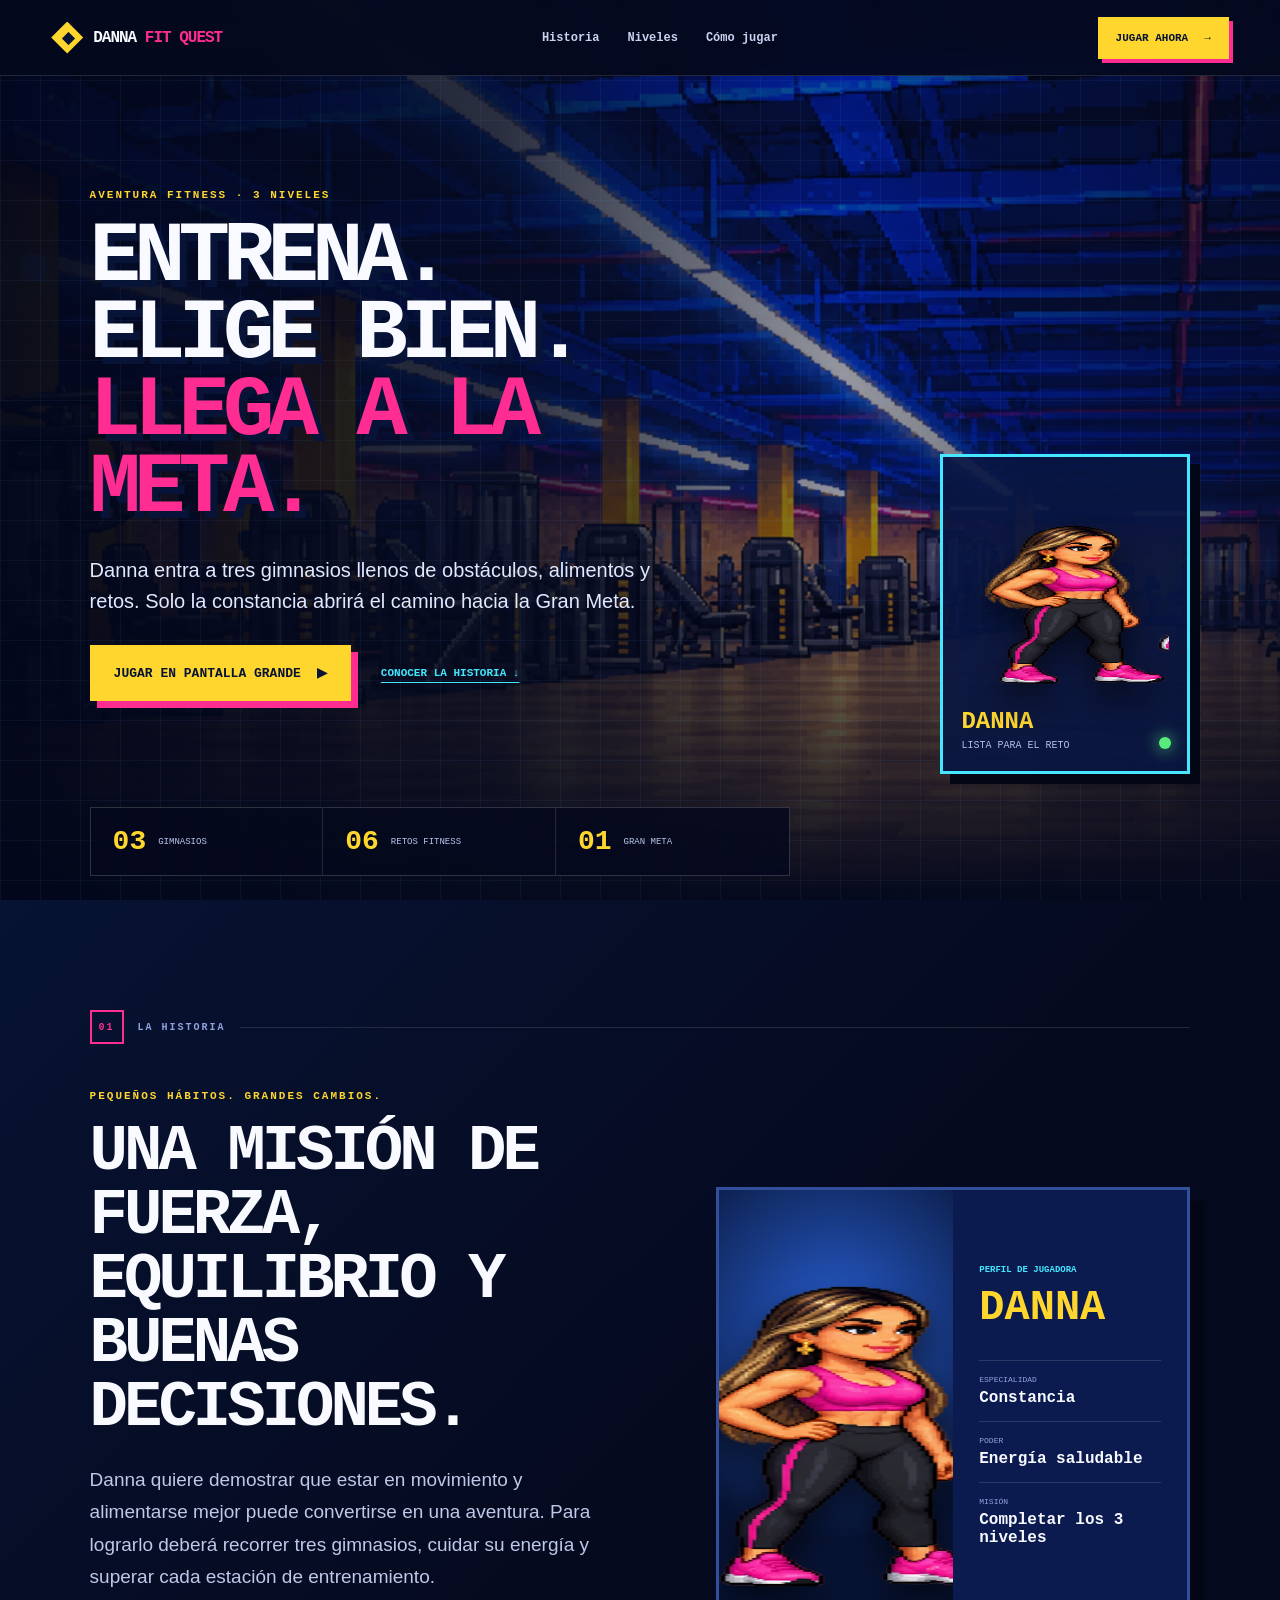
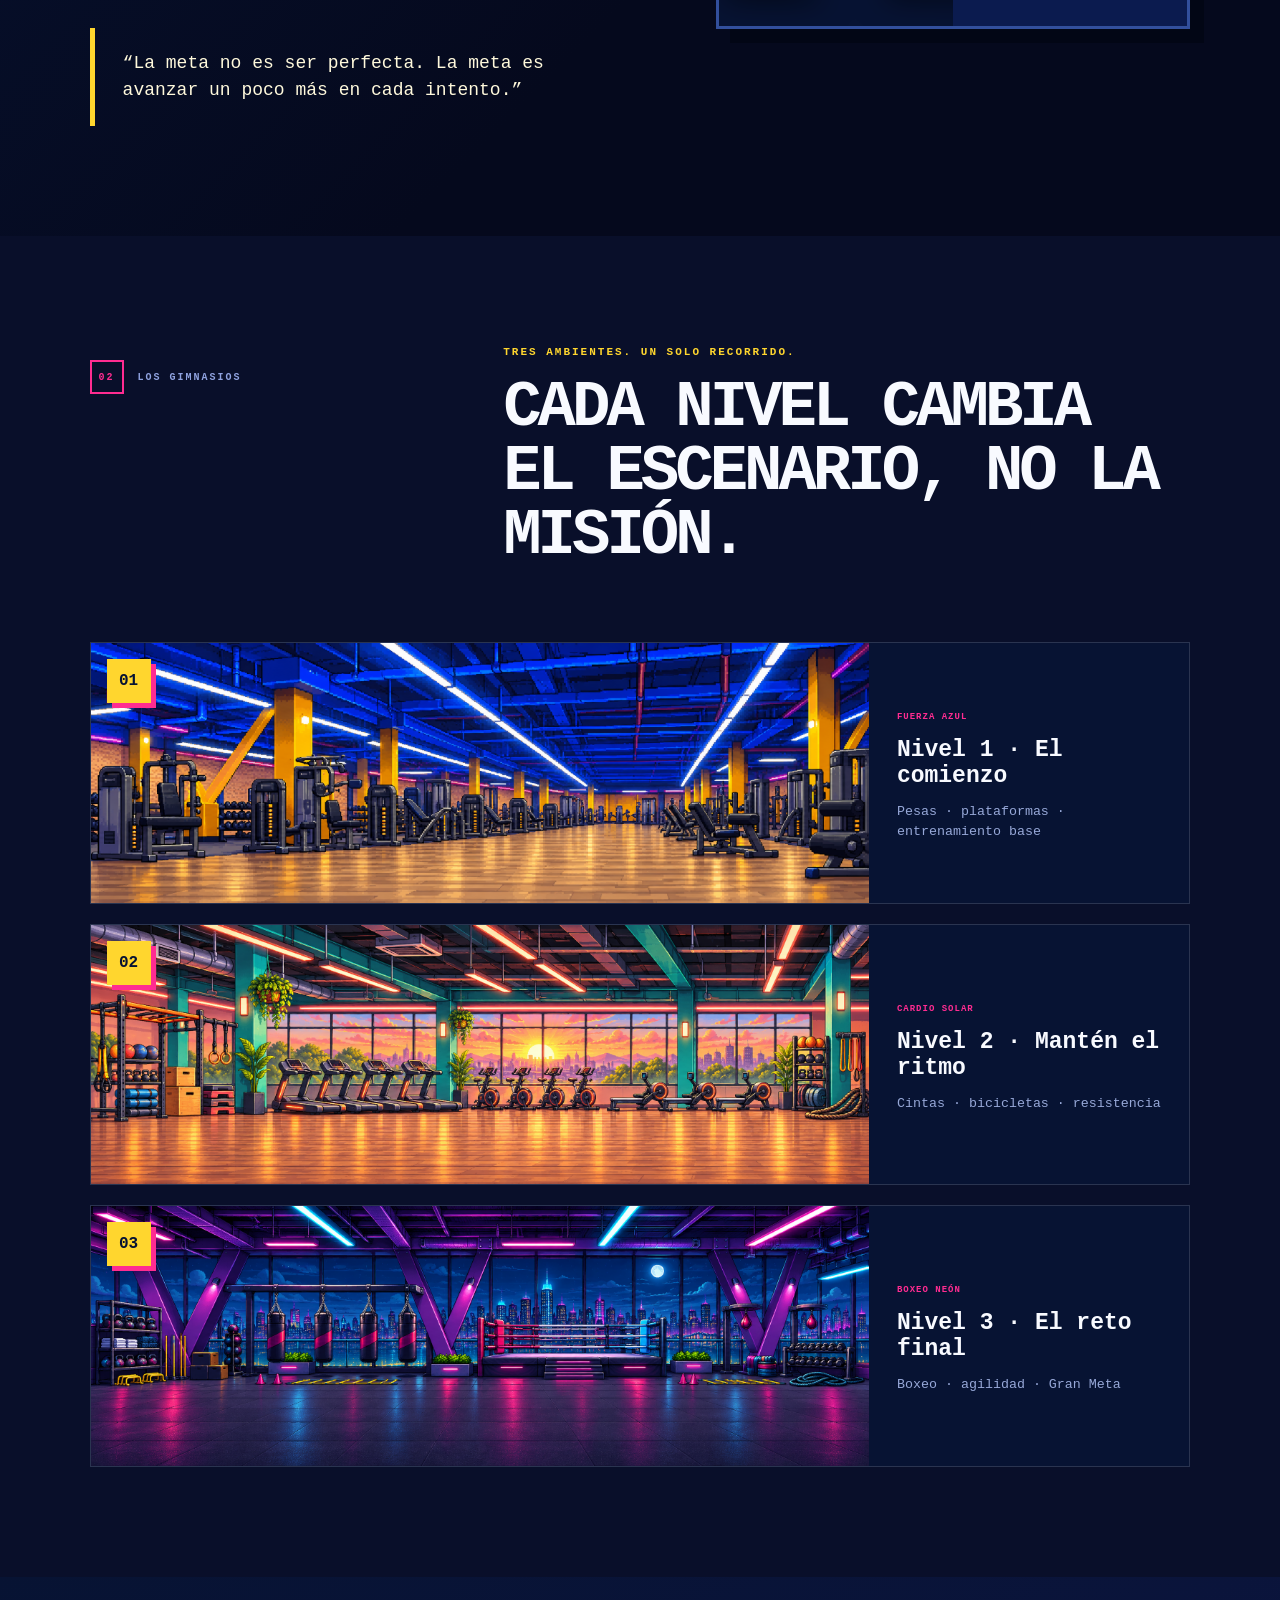
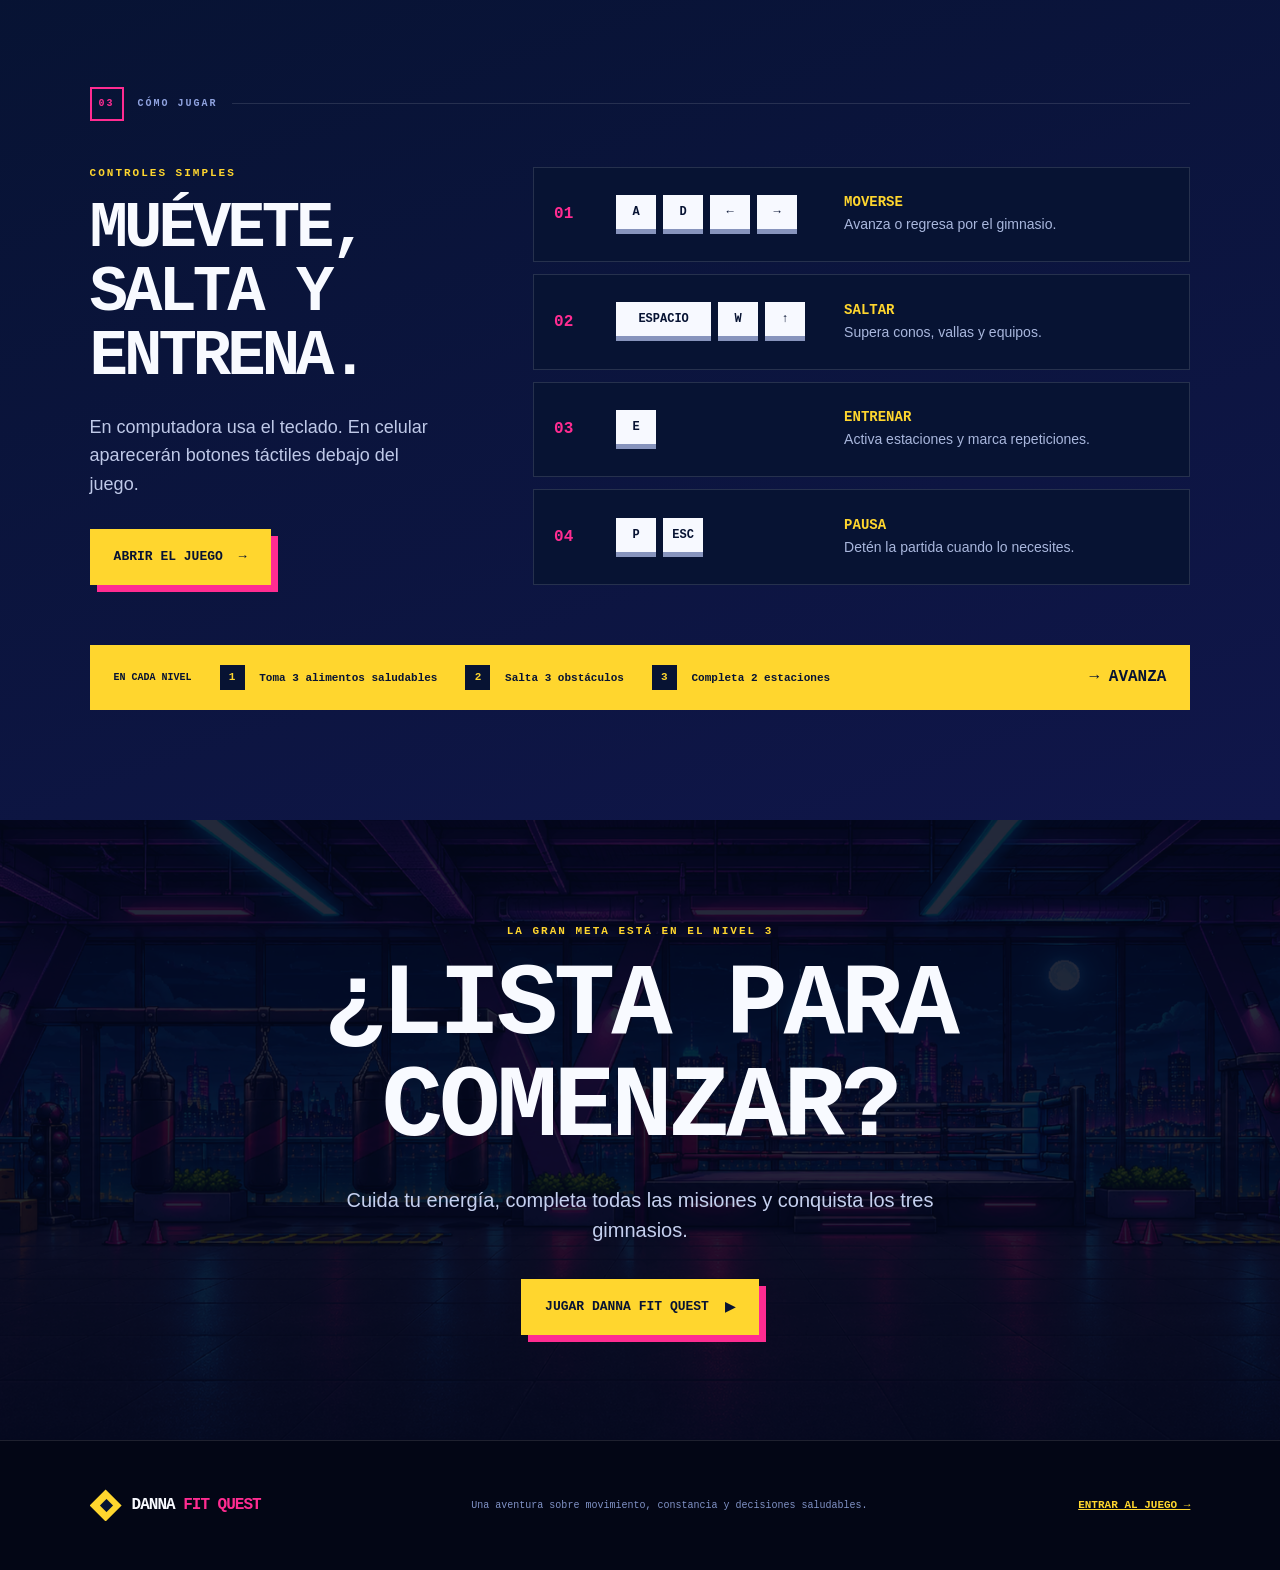
<file: index.html>
<!doctype html>
<html lang="es">
<head>
  <meta charset="utf-8">
  <meta name="viewport" content="width=device-width,initial-scale=1">
  <meta name="theme-color" content="#07122f">
  <meta name="description" content="Conoce la historia de Danna Fit Quest y juega una aventura saludable de tres niveles.">
  <title>Danna Fit Quest · Aventura saludable</title>
  <link rel="preload" href="assets/gym-pixel-bg.png" as="image">
  <link rel="stylesheet" href="landing.css">
</head>
<body>
  <header class="site-header">
    <a class="logo" href="#inicio" aria-label="Danna Fit Quest, inicio">
      <span class="logo-mark">◆</span>
      <span>DANNA <b>FIT QUEST</b></span>
    </a>
    <nav aria-label="Navegación principal">
      <a href="#historia">Historia</a>
      <a href="#niveles">Niveles</a>
      <a href="#como-jugar">Cómo jugar</a>
    </nav>
    <a class="button button-small" href="juego.html">JUGAR AHORA <span>→</span></a>
  </header>

  <main>
    <section class="hero" id="inicio">
      <img class="hero-bg" src="assets/gym-pixel-bg.png" alt="" width="2172" height="724" fetchpriority="high">
      <div class="hero-shade"></div>
      <div class="hero-copy">
        <p class="eyebrow">AVENTURA FITNESS · 3 NIVELES</p>
        <h1>Entrena.<br>Elige bien.<br><span>Llega a la meta.</span></h1>
        <p>Danna entra a tres gimnasios llenos de obstáculos, alimentos y retos. Solo la constancia abrirá el camino hacia la Gran Meta.</p>
        <div class="hero-actions">
          <a class="button" href="juego.html">JUGAR EN PANTALLA GRANDE <span>▶</span></a>
          <a class="text-link" href="#historia">CONOCER LA HISTORIA ↓</a>
        </div>
      </div>
      <div class="hero-player" aria-label="Danna, protagonista del juego">
        <div class="sprite-profile" role="img" aria-label="Danna con ropa deportiva"></div>
        <span class="status-dot"></span>
        <p><b>DANNA</b><small>LISTA PARA EL RETO</small></p>
      </div>
      <div class="hero-stats" aria-label="Características">
        <div><strong>03</strong><span>GIMNASIOS</span></div>
        <div><strong>06</strong><span>RETOS FITNESS</span></div>
        <div><strong>01</strong><span>GRAN META</span></div>
      </div>
    </section>

    <section class="story section" id="historia">
      <div class="section-label"><span>01</span> LA HISTORIA</div>
      <div class="story-grid">
        <div class="story-copy">
          <p class="eyebrow">PEQUEÑOS HÁBITOS. GRANDES CAMBIOS.</p>
          <h2>Una misión de fuerza, equilibrio y buenas decisiones.</h2>
          <p>Danna quiere demostrar que estar en movimiento y alimentarse mejor puede convertirse en una aventura. Para lograrlo deberá recorrer tres gimnasios, cuidar su energía y superar cada estación de entrenamiento.</p>
          <blockquote>“La meta no es ser perfecta. La meta es avanzar un poco más en cada intento.”</blockquote>
        </div>
        <div class="profile-card">
          <div class="profile-visual">
            <div class="sprite-profile large" role="img" aria-label="Perfil de Danna, la protagonista"></div>
          </div>
          <div class="profile-info">
            <p>PERFIL DE JUGADORA</p>
            <h3>DANNA</h3>
            <dl>
              <div><dt>ESPECIALIDAD</dt><dd>Constancia</dd></div>
              <div><dt>PODER</dt><dd>Energía saludable</dd></div>
              <div><dt>MISIÓN</dt><dd>Completar los 3 niveles</dd></div>
            </dl>
          </div>
        </div>
      </div>
    </section>

    <section class="levels section" id="niveles">
      <div class="section-heading">
        <div class="section-label"><span>02</span> LOS GIMNASIOS</div>
        <div>
          <p class="eyebrow">TRES AMBIENTES. UN SOLO RECORRIDO.</p>
          <h2>Cada nivel cambia el escenario, no la misión.</h2>
        </div>
      </div>
      <div class="level-gallery">
        <article class="level-card">
          <div class="level-image"><img src="assets/gym-pixel-bg.png" alt="Gimnasio de pesas azul y amarillo del nivel 1" width="2172" height="724" loading="lazy"><span>01</span></div>
          <div class="level-copy"><p>FUERZA AZUL</p><h3>Nivel 1 · El comienzo</h3><small>Pesas · plataformas · entrenamiento base</small></div>
        </article>
        <article class="level-card">
          <div class="level-image"><img src="assets/gym-cardio-sunrise.png" alt="Gimnasio de cardio al amanecer del nivel 2" width="2172" height="724" loading="lazy"><span>02</span></div>
          <div class="level-copy"><p>CARDIO SOLAR</p><h3>Nivel 2 · Mantén el ritmo</h3><small>Cintas · bicicletas · resistencia</small></div>
        </article>
        <article class="level-card">
          <div class="level-image"><img src="assets/gym-boxing-night.png" alt="Gimnasio de boxeo nocturno del nivel 3" width="2172" height="724" loading="lazy"><span>03</span></div>
          <div class="level-copy"><p>BOXEO NEÓN</p><h3>Nivel 3 · El reto final</h3><small>Boxeo · agilidad · Gran Meta</small></div>
        </article>
      </div>
    </section>

    <section class="how section" id="como-jugar">
      <div class="section-label"><span>03</span> CÓMO JUGAR</div>
      <div class="how-grid">
        <div class="how-intro">
          <p class="eyebrow">CONTROLES SIMPLES</p>
          <h2>Muévete, salta y entrena.</h2>
          <p>En computadora usa el teclado. En celular aparecerán botones táctiles debajo del juego.</p>
          <a class="button" href="juego.html">ABRIR EL JUEGO <span>→</span></a>
        </div>
        <div class="controls">
          <article><span class="control-number">01</span><div class="keys"><kbd>A</kbd><kbd>D</kbd><kbd>←</kbd><kbd>→</kbd></div><div><h3>MOVERSE</h3><p>Avanza o regresa por el gimnasio.</p></div></article>
          <article><span class="control-number">02</span><div class="keys wide"><kbd>ESPACIO</kbd><kbd>W</kbd><kbd>↑</kbd></div><div><h3>SALTAR</h3><p>Supera conos, vallas y equipos.</p></div></article>
          <article><span class="control-number">03</span><div class="keys"><kbd>E</kbd></div><div><h3>ENTRENAR</h3><p>Activa estaciones y marca repeticiones.</p></div></article>
          <article><span class="control-number">04</span><div class="keys"><kbd>P</kbd><kbd>ESC</kbd></div><div><h3>PAUSA</h3><p>Detén la partida cuando lo necesites.</p></div></article>
        </div>
      </div>
      <div class="mission-strip">
        <span>EN CADA NIVEL</span>
        <p><b>1</b> Toma 3 alimentos saludables</p>
        <p><b>2</b> Salta 3 obstáculos</p>
        <p><b>3</b> Completa 2 estaciones</p>
        <strong>→ AVANZA</strong>
      </div>
    </section>

    <section class="final-cta">
      <img src="assets/gym-boxing-night.png" alt="" width="2172" height="724" loading="lazy">
      <div class="final-overlay"></div>
      <div>
        <p class="eyebrow">LA GRAN META ESTÁ EN EL NIVEL 3</p>
        <h2>¿Lista para comenzar?</h2>
        <p>Cuida tu energía, completa todas las misiones y conquista los tres gimnasios.</p>
        <a class="button" href="juego.html">JUGAR DANNA FIT QUEST <span>▶</span></a>
      </div>
    </section>
  </main>

  <footer>
    <a class="logo" href="#inicio"><span class="logo-mark">◆</span><span>DANNA <b>FIT QUEST</b></span></a>
    <p>Una aventura sobre movimiento, constancia y decisiones saludables.</p>
    <a href="juego.html">ENTRAR AL JUEGO →</a>
  </footer>
</body>
</html>
</file>
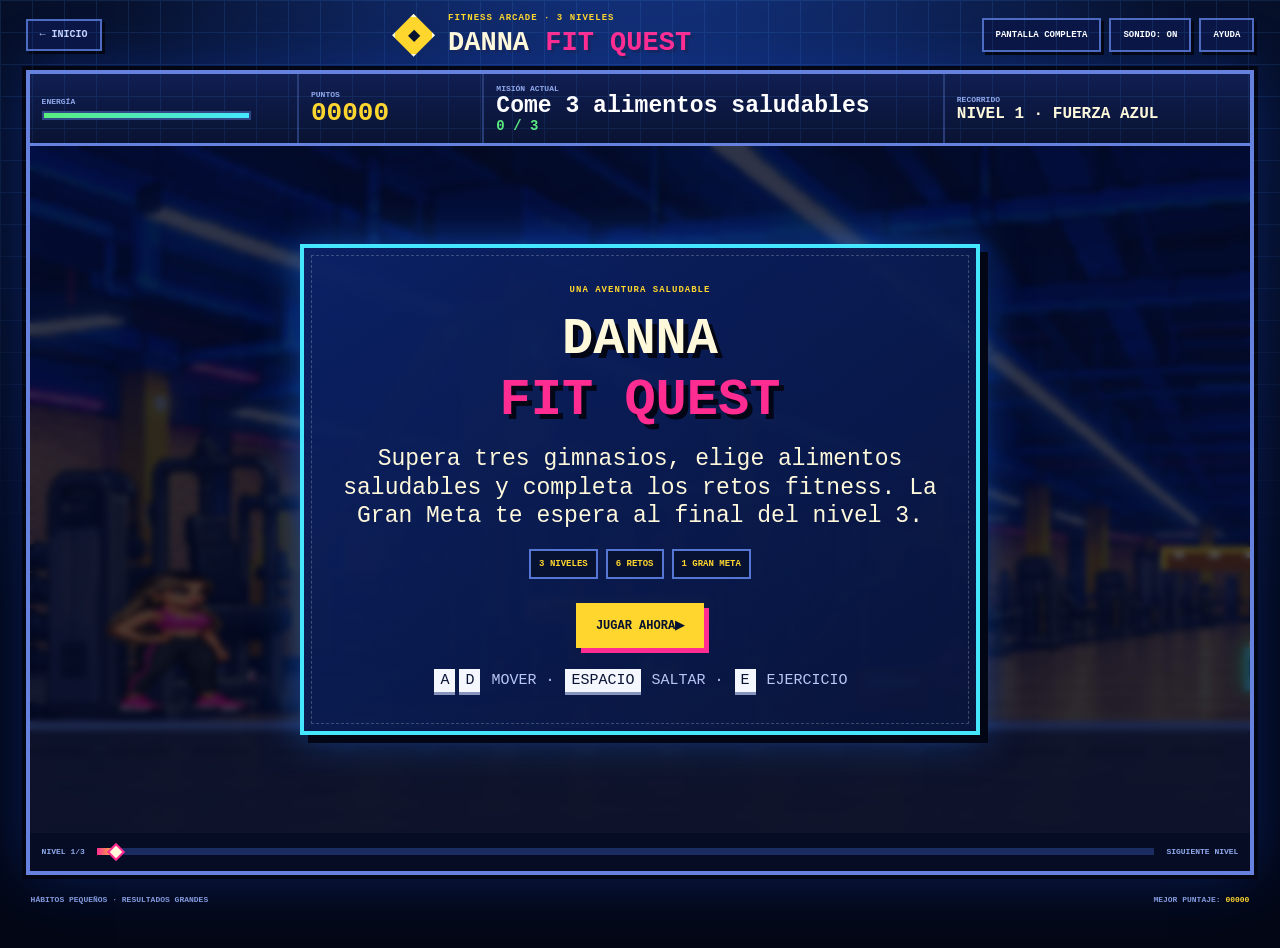
<file: juego.html>
<!doctype html>
<html lang="es">
<head>
  <meta charset="utf-8">
  <meta name="viewport" content="width=device-width,initial-scale=1,viewport-fit=cover">
  <meta name="theme-color" content="#07122f">
  <meta name="description" content="Danna Fit Quest: tres niveles de aventura, hábitos saludables y desafíos fitness.">
  <title>Danna Fit Quest · Juego</title>
  <link rel="preload" href="assets/gym-pixel-bg.png" as="image">
  <link rel="preload" href="assets/danna-sprites.png" as="image">
  <link rel="stylesheet" href="game.css">
</head>
<body>
  <main class="arcade-shell" aria-label="Danna Fit Quest">
    <header class="game-header">
      <a class="back-link" href="index.html" aria-label="Volver a la página principal">← INICIO</a>
      <div class="brand-lockup">
        <span class="bolt" aria-hidden="true">◆</span>
        <div>
          <p class="eyebrow">FITNESS ARCADE · 3 NIVELES</p>
          <h1>DANNA <span>FIT QUEST</span></h1>
        </div>
      </div>
      <div class="header-actions">
        <button class="icon-btn" id="fullscreenBtn" type="button" aria-label="Pantalla completa">PANTALLA COMPLETA</button>
        <button class="icon-btn" id="soundBtn" type="button" aria-label="Activar o silenciar sonido">SONIDO: ON</button>
        <button class="icon-btn" id="helpBtn" type="button" aria-label="Abrir instrucciones">AYUDA</button>
      </div>
    </header>

    <section class="game-frame">
      <div class="hud" aria-label="Estadísticas del juego">
        <div class="hud-card vital">
          <span class="hud-label">ENERGÍA</span>
          <div class="meter"><i id="energyBar"></i></div>
          <strong id="energyText">100</strong>
        </div>
        <div class="hud-card score">
          <span class="hud-label">PUNTOS</span>
          <strong id="scoreText">00000</strong>
        </div>
        <div class="hud-card mission">
          <span class="hud-label">MISIÓN ACTUAL</span>
          <strong id="missionText">Come 3 alimentos saludables</strong>
          <small id="missionProgress">0 / 3</small>
        </div>
        <div class="hud-card stage">
          <span class="hud-label">RECORRIDO</span>
          <strong id="zoneText">NIVEL 1 · FUERZA AZUL</strong>
        </div>
      </div>

      <div class="canvas-wrap" id="canvasWrap">
        <canvas id="game" width="960" height="540" aria-label="Juego de plataformas de Danna"></canvas>
        <div class="scanlines" aria-hidden="true"></div>

        <section class="screen active" id="startScreen" aria-labelledby="gameTitle">
          <div class="start-card">
            <p class="kicker">UNA AVENTURA SALUDABLE</p>
            <h2 id="gameTitle">DANNA<br><span>FIT QUEST</span></h2>
            <p class="story">Supera tres gimnasios, elige alimentos saludables y completa los retos fitness. La Gran Meta te espera al final del nivel 3.</p>
            <div class="mission-chips" aria-label="Objetivos del juego">
              <span>3 NIVELES</span><span>6 RETOS</span><span>1 GRAN META</span>
            </div>
            <button class="primary-btn" id="startBtn" type="button"><span>JUGAR AHORA</span><b aria-hidden="true">▶</b></button>
            <p class="key-hint"><kbd>A</kbd><kbd>D</kbd> MOVER · <kbd>ESPACIO</kbd> SALTAR · <kbd>E</kbd> EJERCICIO</p>
          </div>
        </section>

        <section class="screen" id="helpScreen" aria-labelledby="helpTitle">
          <div class="panel-card help-card">
            <button class="close-btn" data-close="helpScreen" aria-label="Cerrar ayuda">×</button>
            <p class="kicker">MANUAL DE CAMPO</p>
            <h2 id="helpTitle">CÓMO JUGAR</h2>
            <div class="help-grid">
              <article><b>01</b><h3>MUÉVETE</h3><p>Usa A/D o las flechas. Salta con Espacio, W o ↑.</p></article>
              <article><b>02</b><h3>ELIGE BIEN</h3><p>Toma frutas, verduras y agua. Evita la comida chatarra.</p></article>
              <article><b>03</b><h3>ENTRENA</h3><p>Presiona E junto a cada estación y completa el reto al ritmo.</p></article>
              <article><b>04</b><h3>AVANZA</h3><p>Completa las 3 misiones de cada nivel. La meta final está en el nivel 3.</p></article>
            </div>
            <button class="secondary-btn" data-close="helpScreen">ENTENDIDO</button>
          </div>
        </section>

        <section class="screen" id="exerciseScreen" aria-live="polite">
          <div class="panel-card exercise-card">
            <p class="kicker" id="exerciseKicker">ESTACIÓN FITNESS</p>
            <h2 id="exerciseTitle">SENTADILLAS</h2>
            <div class="rep-ring"><strong id="repCount">0</strong><span id="repGoal">/ 5</span></div>
            <p>Presiona la tecla indicada cuando el marcador esté en la zona verde.</p>
            <button class="rep-button" id="repButton" type="button"><span id="repKey">E</span><small>¡AHORA!</small></button>
            <div class="timing-track"><i id="timingBar"></i><b id="timingTarget"></b></div>
            <p class="combo" id="comboText">RITMO PERFECTO x0</p>
          </div>
        </section>

        <section class="screen" id="pauseScreen">
          <div class="panel-card compact-card">
            <p class="kicker">TIEMPO FUERA</p>
            <h2>PAUSA</h2>
            <button class="primary-btn" id="resumeBtn" type="button">CONTINUAR</button>
            <button class="secondary-btn" id="restartPauseBtn" type="button">REINICIAR</button>
          </div>
        </section>

        <section class="screen" id="gameOverScreen">
          <div class="panel-card compact-card danger-card">
            <p class="kicker">NO TE RINDAS</p>
            <h2>RECUPERA TU ENERGÍA</h2>
            <p>Un tropiezo no borra tu progreso. Respira, hidrátate e inténtalo otra vez.</p>
            <button class="primary-btn" id="retryBtn" type="button">VOLVER A INTENTAR</button>
          </div>
        </section>

        <section class="screen" id="levelScreen">
          <div class="panel-card compact-card level-card">
            <p class="kicker">RECORRIDO COMPLETADO</p>
            <h2 id="nextLevelTitle">¡NIVEL SUPERADO!</h2>
            <p id="nextLevelCopy">Prepárate para el siguiente gimnasio.</p>
            <button class="primary-btn" id="nextLevelBtn" type="button">SIGUIENTE NIVEL ▶</button>
          </div>
        </section>

        <section class="screen" id="winScreen">
          <div class="panel-card win-card">
            <p class="kicker">NIVEL 3 · MISIÓN CUMPLIDA</p>
            <h2>¡GRAN META CONQUISTADA!</h2>
            <p class="win-copy">Danna completó los tres gimnasios con fuerza, equilibrio y buenas decisiones.</p>
            <div class="results">
              <div><span>PUNTOS</span><strong id="finalScore">0</strong></div>
              <div><span>SALUDABLES</span><strong id="finalHealthy">0</strong></div>
              <div><span>RETOS</span><strong id="finalExercises">0/6</strong></div>
              <div><span>RANGO</span><strong id="finalRank">S</strong></div>
            </div>
            <button class="primary-btn" id="playAgainBtn" type="button">JUGAR DE NUEVO</button>
            <a class="secondary-btn home-btn" href="index.html">VOLVER AL INICIO</a>
          </div>
        </section>

        <div class="toast" id="toast" role="status" aria-live="polite"></div>
        <button class="pause-fab" id="pauseBtn" type="button" aria-label="Pausar juego">Ⅱ</button>
      </div>

      <div class="progress-row">
        <span id="progressStart">NIVEL 1/3</span>
        <div class="level-track"><i id="levelProgress"></i><b id="progressRunner"></b></div>
        <span id="progressEnd">SIGUIENTE NIVEL</span>
      </div>
    </section>

    <nav class="mobile-controls" aria-label="Controles táctiles">
      <button data-control="left" aria-label="Mover a la izquierda">◀</button>
      <button data-control="right" aria-label="Mover a la derecha">▶</button>
      <button class="jump" data-control="jump" aria-label="Saltar">SALTAR</button>
      <button class="action" data-control="action" aria-label="Hacer ejercicio">ACCIÓN</button>
    </nav>

    <footer class="game-footer">
      <p>HÁBITOS PEQUEÑOS · RESULTADOS GRANDES</p>
      <p>MEJOR PUNTAJE: <strong id="bestScore">00000</strong></p>
    </footer>
  </main>
  <script src="game.js"></script>
</body>
</html>
</file>
<file: landing.css>
:root{--ink:#05091d;--navy:#071333;--blue:#1758ff;--cyan:#45e7ff;--yellow:#ffd62e;--pink:#ff2c91;--green:#59ec7d;--cream:#fff9dc;--white:#f8faff}
*{box-sizing:border-box}
html{scroll-behavior:smooth}
body{margin:0;background:var(--ink);color:var(--white);font-family:"Courier New",monospace;overflow-x:hidden}
a{color:inherit}
img{display:block;max-width:100%}
.site-header{position:fixed;z-index:50;top:0;left:0;right:0;height:76px;display:flex;align-items:center;justify-content:space-between;gap:24px;padding:0 clamp(18px,4vw,70px);background:#05091de8;border-bottom:1px solid #ffffff1f;backdrop-filter:blur(14px)}
.logo{display:flex;align-items:center;gap:10px;text-decoration:none;font-weight:900;letter-spacing:-1px;white-space:nowrap}
.logo b{color:var(--pink)}
.logo-mark{display:grid;place-items:center;width:32px;height:32px;background:var(--yellow);color:var(--navy);clip-path:polygon(50% 0,100% 50%,50% 100%,0 50%)}
.site-header nav{display:flex;gap:28px}
.site-header nav a{text-decoration:none;color:#c9d2f0;font-size:12px;font-weight:700}
.site-header nav a:hover{color:var(--yellow)}
.button{display:inline-flex;align-items:center;justify-content:center;gap:16px;min-height:56px;padding:0 24px;background:var(--yellow);color:var(--navy);font-weight:900;font-size:13px;text-decoration:none;box-shadow:7px 7px 0 var(--pink);transition:.2s}
.button:hover,.button:focus-visible{transform:translate(-3px,-3px);box-shadow:10px 10px 0 var(--pink)}
.button-small{min-height:42px;padding:0 18px;font-size:11px;box-shadow:4px 4px 0 var(--pink)}
.hero{position:relative;width:100%;min-width:0;min-height:860px;height:100vh;max-height:980px;display:grid;grid-template-columns:minmax(0,1fr);align-items:center;padding:120px clamp(24px,7vw,120px) 130px;isolation:isolate;overflow:hidden}
.hero-bg{position:absolute;z-index:-3;inset:0;width:100%;height:100%;object-fit:cover;object-position:center}
.hero-shade{position:absolute;z-index:-2;inset:0;background:linear-gradient(90deg,#03071bf7 0,#050a1ed9 39%,#05091d6b 66%,#05091dc2 100%),linear-gradient(0deg,#05091d 0,transparent 38%)}
.hero:after{content:"";position:absolute;z-index:-1;inset:0;background:linear-gradient(#5aa8ff10 1px,transparent 1px),linear-gradient(90deg,#5aa8ff10 1px,transparent 1px);background-size:40px 40px}
.hero-copy{width:min(690px,60vw)}
.eyebrow{color:var(--yellow);font-size:11px;font-weight:900;letter-spacing:2px;margin:0 0 18px}
.hero h1{font-size:clamp(48px,6.7vw,105px);line-height:.9;letter-spacing:-7px;margin:0;text-transform:uppercase;text-shadow:7px 7px 0 #071437}
.hero h1 span{color:var(--pink)}
.hero-copy>p:not(.eyebrow){max-width:590px;font:20px/1.55 Arial,sans-serif;color:#e1e8ff;margin:28px 0}
.hero-actions{display:flex;align-items:center;gap:30px;flex-wrap:wrap}
.text-link{font-size:11px;font-weight:900;color:var(--cyan);text-underline-offset:6px}
.hero-player{position:absolute;right:7vw;bottom:126px;width:250px;padding:18px;background:#081642e6;border:3px solid var(--cyan);box-shadow:10px 10px 0 #020615}
.sprite-profile{width:100%;aspect-ratio:1/1.1;background-image:url("assets/danna-sprites.png");background-repeat:no-repeat;background-size:800% 100%;background-position:0 0;filter:drop-shadow(0 16px 15px #0008);image-rendering:auto}
.hero-player p{margin:4px 0 0}.hero-player b{display:block;font-size:24px;color:var(--yellow)}.hero-player small{font-size:10px;color:#aebdeb}
.status-dot{position:absolute;right:16px;bottom:22px;width:12px;height:12px;background:var(--green);border-radius:50%;box-shadow:0 0 16px var(--green)}
.hero-stats{position:absolute;left:clamp(24px,7vw,120px);right:clamp(24px,7vw,120px);bottom:24px;display:grid;grid-template-columns:repeat(3,1fr);max-width:700px;border:1px solid #ffffff2b;background:#05091dd9}
.hero-stats div{display:flex;align-items:center;gap:12px;padding:18px 22px;border-right:1px solid #ffffff20}.hero-stats div:last-child{border:0}
.hero-stats strong{font-size:28px;color:var(--yellow)}.hero-stats span{font-size:9px;color:#b9c6ed}
.section{padding:110px clamp(24px,7vw,120px)}
.section-label{display:flex;align-items:center;gap:14px;color:#8fa2df;font-size:10px;font-weight:900;letter-spacing:2px;margin-bottom:46px}
.section-label:after{content:"";height:1px;flex:1;background:#ffffff1e}
.section-label span{display:grid;place-items:center;width:34px;height:34px;border:2px solid var(--pink);color:var(--pink)}
h2{font-size:clamp(35px,5vw,68px);line-height:1;letter-spacing:-4px;margin:10px 0 24px;text-transform:uppercase}
.story{background:linear-gradient(135deg,#071333,#05091d 60%)}
.story-grid{display:grid;grid-template-columns:1.05fr .95fr;gap:clamp(50px,8vw,130px);align-items:center}
.story-copy>p:not(.eyebrow){font:19px/1.7 Arial,sans-serif;color:#bec9e8;max-width:680px}
blockquote{margin:35px 0 0;padding:22px 0 22px 28px;border-left:5px solid var(--yellow);font-size:18px;line-height:1.5;color:var(--cream)}
.profile-card{display:grid;grid-template-columns:1fr 1fr;background:#0b1b4f;border:3px solid #324f9c;box-shadow:14px 14px 0 #020615}
.profile-visual{min-height:430px;display:grid;align-items:end;background:radial-gradient(circle at 50% 30%,#275ccc,#071333 67%);overflow:hidden}
.sprite-profile.large{width:155%;margin-left:-28%;aspect-ratio:1/1.2}
.profile-info{padding:36px 26px;align-self:center}
.profile-info>p{font-size:9px;color:var(--cyan);font-weight:900}.profile-info h3{font-size:42px;color:var(--yellow);margin:8px 0 28px}
dl{margin:0}dl div{padding:14px 0;border-top:1px solid #ffffff20}dt{font-size:8px;color:#91a5e0}dd{margin:5px 0 0;font-weight:900}
.levels{background:#090f2a}
.section-heading{display:grid;grid-template-columns:.5fr 1fr;gap:70px;align-items:start}.section-heading .section-label{margin-top:14px}.section-heading .section-label:after{display:none}
.level-gallery{display:grid;gap:20px;margin-top:50px}
.level-card{display:grid;grid-template-columns:minmax(0,1.7fr) minmax(270px,.7fr);background:#071333;border:1px solid #ffffff24;overflow:hidden;transition:.2s}
.level-card:hover{border-color:var(--cyan);transform:translateY(-4px)}
.level-image{position:relative;aspect-ratio:3/1;overflow:hidden}
.level-image img{width:100%;height:100%;object-fit:cover;transition:.4s}.level-card:hover img{transform:scale(1.025)}
.level-image span{position:absolute;left:16px;top:16px;display:grid;place-items:center;width:44px;height:44px;background:var(--yellow);color:var(--navy);font-weight:900;box-shadow:5px 5px 0 var(--pink)}
.level-copy{padding:28px;display:flex;flex-direction:column;justify-content:center}
.level-copy p{font-size:9px;color:var(--pink);font-weight:900;letter-spacing:1px}.level-copy h3{font-size:23px;margin:6px 0 13px}.level-copy small{color:#97a8d8;line-height:1.5}
.how{background:linear-gradient(160deg,#071333,#10164a)}
.how-grid{display:grid;grid-template-columns:.7fr 1.3fr;gap:clamp(40px,7vw,110px)}
.how-intro>p:not(.eyebrow){font:18px/1.6 Arial,sans-serif;color:#bfc9e8;margin-bottom:30px}
.controls{display:grid;gap:12px}
.controls article{display:grid;grid-template-columns:44px 210px 1fr;align-items:center;gap:18px;padding:20px;background:#071333;border:1px solid #ffffff20}
.control-number{color:var(--pink);font-weight:900}
.keys{display:flex;gap:7px;flex-wrap:wrap}.keys kbd{min-width:40px;padding:10px 8px;text-align:center;background:#f7f9ff;color:#071333;border-bottom:5px solid #8794bd;font:900 12px "Courier New",monospace}.keys.wide kbd:first-child{min-width:95px}
.controls h3{font-size:14px;margin:0 0 5px;color:var(--yellow)}.controls p{font:14px/1.4 Arial,sans-serif;color:#a9b7dd;margin:0}
.mission-strip{margin-top:60px;display:flex;align-items:center;gap:28px;padding:20px 24px;background:var(--yellow);color:var(--navy);overflow:auto}
.mission-strip>span{font-size:10px;font-weight:900;white-space:nowrap}.mission-strip p{font-size:11px;font-weight:900;white-space:nowrap;margin:0}.mission-strip p b{display:inline-grid;place-items:center;width:25px;height:25px;margin-right:8px;background:var(--navy);color:var(--yellow)}.mission-strip>strong{margin-left:auto;white-space:nowrap}
.final-cta{position:relative;min-height:620px;display:grid;place-items:center;text-align:center;padding:80px 24px;overflow:hidden}
.final-cta>img,.final-overlay{position:absolute;inset:0;width:100%;height:100%}.final-cta>img{object-fit:cover}.final-overlay{background:#03071bdc}
.final-cta>div:last-child{position:relative;max-width:850px}.final-cta h2{font-size:clamp(50px,8vw,110px);color:var(--white);margin:10px 0 25px}.final-cta p:not(.eyebrow){font:20px/1.5 Arial,sans-serif;color:#c5d0ef;margin:0 auto 34px;max-width:680px}
footer{min-height:130px;display:flex;align-items:center;justify-content:space-between;gap:25px;padding:25px clamp(24px,7vw,120px);background:#030615;border-top:1px solid #ffffff1c}
footer p{font-size:10px;color:#8193c7}footer>a:last-child{font-size:11px;color:var(--yellow);font-weight:900}

@media(max-width:980px){
  .site-header nav{display:none}
  .hero{min-height:800px;padding-bottom:170px}.hero-copy{width:min(700px,100%)}.hero-player{right:24px;bottom:90px;width:190px}.hero-stats{right:240px;max-width:none}
  .story-grid,.how-grid{grid-template-columns:1fr}.profile-card{max-width:700px}
  .section-heading{grid-template-columns:1fr;gap:0}.section-heading .section-label:after{display:block}
  .level-card{grid-template-columns:1fr}.level-image{aspect-ratio:2.4/1}.controls article{grid-template-columns:40px 180px 1fr}
}
@media(max-width:680px){
  .site-header{height:66px;padding:0 14px}.site-header .button{font-size:0;min-height:40px;padding:0 13px}.site-header .button span{font-size:18px}
  .logo{font-size:13px}.logo-mark{width:27px;height:27px}
  .hero{height:auto;min-height:790px;min-width:0;padding:105px 20px 190px;align-items:start}.hero-copy{min-width:0}.hero h1{font-size:clamp(43px,12.5vw,54px);letter-spacing:-3px}.hero-copy>p:not(.eyebrow){font-size:17px}.hero-actions{flex-direction:column;align-items:flex-start;gap:22px}.hero-player{width:150px;right:20px;bottom:46px;padding:10px}.hero-player p{display:none}
  .hero-stats{left:20px;right:185px;bottom:46px;grid-template-columns:1fr}.hero-stats div{padding:9px 12px;border-right:0;border-bottom:1px solid #ffffff20}.hero-stats strong{font-size:20px}
  .section{padding:78px 20px}.section-label{margin-bottom:30px}h2{font-size:clamp(34px,11vw,52px);letter-spacing:-3px}
  .profile-card{grid-template-columns:1fr}.profile-visual{min-height:360px}.profile-info{padding:28px 22px}
  .level-image{aspect-ratio:1.65/1}.level-copy{padding:21px}
  .controls article{grid-template-columns:32px 1fr;gap:12px}.controls article>div:last-child{grid-column:2}.keys{grid-column:2}
  .mission-strip{margin-top:40px}
  .final-cta{min-height:550px}.final-cta h2{font-size:15vw;letter-spacing:-4px}
  footer{flex-direction:column;text-align:center;padding-block:38px}
}
@media(prefers-reduced-motion:reduce){*{scroll-behavior:auto!important;animation:none!important;transition:none!important}}
</file>
<file: game.css>
:root{
  --navy:#06112f;--blue:#1758ff;--cyan:#45e7ff;--yellow:#ffd62e;--pink:#ff2c91;
  --green:#59ec7d;--red:#ff4b5c;--cream:#fff9dc;--ink:#030716
}
*{box-sizing:border-box}
html,body{margin:0;min-height:100%;background:#030715;color:var(--cream);font-family:"Courier New",monospace}
body{overflow-x:hidden;background:radial-gradient(circle at 50% -20%,#173e9b 0,#07122f 42%,#030715 78%)}
body:before{content:"";position:fixed;inset:0;pointer-events:none;opacity:.13;background-image:linear-gradient(#56a0ff 1px,transparent 1px),linear-gradient(90deg,#56a0ff 1px,transparent 1px);background-size:32px 32px;mask-image:linear-gradient(to bottom,#000,transparent 70%)}
button{font:inherit;color:inherit}
.arcade-shell{width:min(1500px,100%);min-width:0;margin:auto;padding:12px clamp(10px,2vw,28px) 24px;overflow:hidden}
.game-header{display:grid;grid-template-columns:auto 1fr auto;align-items:center;gap:16px;margin-bottom:11px}
.brand-lockup{display:flex;align-items:center;gap:13px;justify-self:center}
.bolt{display:grid;place-items:center;width:43px;height:43px;background:var(--yellow);color:var(--navy);border:3px solid var(--cream);box-shadow:4px 4px 0 var(--pink);clip-path:polygon(50% 0,100% 50%,50% 100%,0 50%)}
.eyebrow,.kicker{margin:0;color:var(--yellow);font:700 9px/1.4 "Courier New",monospace;letter-spacing:1px}
.game-header h1{margin:3px 0 0;font:900 clamp(16px,2.2vw,27px)/1.15 "Courier New",monospace;text-shadow:3px 3px 0 #152762}
.game-header h1 span{color:var(--pink)}
.header-actions{display:flex;gap:8px}
.back-link,.icon-btn,.pause-fab,.close-btn{cursor:pointer;border:2px solid #4d6bc0;background:#0a1746;color:white;box-shadow:3px 3px 0 #020615}
.back-link{color:#c6d4ff;text-decoration:none;padding:9px 12px;font:700 10px/1 "Courier New",monospace}
.icon-btn{padding:10px 12px;font:700 9px "Courier New",monospace}
.back-link:hover,.back-link:focus-visible,.icon-btn:hover,.icon-btn:focus-visible{border-color:var(--cyan);color:var(--cyan);transform:translateY(-2px)}
button:focus-visible,a:focus-visible{outline:3px solid var(--yellow);outline-offset:3px}
.game-frame{width:100%;min-width:0;border:4px solid #6682de;background:#071232;box-shadow:0 0 0 4px #020615,0 0 58px #134bea55}
.hud{display:grid;grid-template-columns:1.05fr .72fr 1.8fr 1.2fr;gap:2px;background:#283c78;border-bottom:3px solid #6682de}
.hud-card{min-width:0;padding:9px 12px;background:linear-gradient(#101e52,#091333);display:grid;align-content:center}
.hud-label{color:#91a9ec;font:700 8px/1.4 "Courier New",monospace}
.hud strong{overflow:hidden;text-overflow:ellipsis;white-space:nowrap;font:700 clamp(16px,1.8vw,24px)/1.05 "Courier New",monospace}
.hud-card.score strong{color:var(--yellow);font-size:26px}
.hud-card.mission strong{color:white}
.hud-card.mission small{color:var(--green);font:700 14px "Courier New",monospace}
.hud-card.stage strong{font-size:clamp(13px,1.25vw,19px)}
.meter{height:9px;margin:4px 34px 0 0;background:#020615;border:2px solid #314888;position:relative}
.meter i{display:block;height:100%;width:100%;background:linear-gradient(90deg,var(--green),var(--cyan));transition:width .2s}
.vital strong{position:absolute;margin-left:calc(100% - 43px);margin-top:17px}
.canvas-wrap{position:relative;width:100%;min-width:0;aspect-ratio:16/9;overflow:hidden;background:#071232;isolation:isolate}
canvas{display:block;width:100%;height:100%;image-rendering:pixelated;image-rendering:crisp-edges}
.scanlines{position:absolute;inset:0;z-index:4;pointer-events:none;opacity:.08;background:repeating-linear-gradient(0deg,transparent 0 3px,#000 4px)}
.screen{position:absolute;z-index:10;inset:0;display:none;place-items:center;padding:24px;background:#020718b3;backdrop-filter:blur(3px)}
.screen.active{display:grid}
.start-card,.panel-card{width:min(680px,95%);text-align:center;background:linear-gradient(145deg,#0b2266f2,#08143bf2);border:4px solid var(--cyan);box-shadow:8px 8px 0 #020615,0 0 38px #1c74ff88;padding:clamp(19px,3vw,36px);position:relative}
.start-card:before,.panel-card:before{content:"";position:absolute;inset:7px;border:1px dashed #ffffff35;pointer-events:none}
.start-card h2,.panel-card h2{font:900 clamp(26px,4.5vw,52px)/1.16 "Courier New",monospace;margin:14px 0;text-shadow:5px 5px 0 #020615}
.start-card h2 span,.win-card h2{color:var(--pink)}
.story,.panel-card p{font-size:clamp(17px,1.8vw,23px);line-height:1.25;margin:11px auto;max-width:610px}
.mission-chips{display:flex;justify-content:center;flex-wrap:wrap;gap:8px;margin:18px 0}
.mission-chips span{border:2px solid #5676d3;background:#071232;padding:8px;font:700 9px "Courier New",monospace;color:var(--yellow)}
.primary-btn,.secondary-btn{position:relative;cursor:pointer;border:0;padding:15px 20px;margin:6px;font:900 12px "Courier New",monospace;transition:.15s}
.primary-btn{background:var(--yellow);color:var(--navy);box-shadow:5px 5px 0 var(--pink)}
.primary-btn:hover,.primary-btn:focus-visible{transform:translate(-2px,-2px);box-shadow:8px 8px 0 var(--pink)}
.secondary-btn{background:#142867;border:2px solid #6682de;color:white;box-shadow:4px 4px 0 #020615}
.home-btn{display:inline-block;text-decoration:none}
.key-hint{font-size:15px!important;color:#b9c7f7;margin-bottom:0!important}
.key-hint kbd{display:inline-block;background:#f5f7ff;color:#091333;border-bottom:3px solid #8794bd;padding:3px 6px;margin:0 2px}
.panel-card h2{font-size:clamp(24px,3.6vw,42px)}
.close-btn{position:absolute;z-index:2;right:12px;top:12px;width:38px;height:38px;font-size:28px;line-height:1}
.help-card{width:min(800px,97%)}
.help-grid{display:grid;grid-template-columns:1fr 1fr;gap:10px;margin:18px 0}
.help-grid article{text-align:left;padding:14px;background:#071232;border:2px solid #354e9a}
.help-grid b{float:left;margin-right:12px;font-size:16px;color:var(--pink)}
.help-grid h3{font-size:11px;color:var(--yellow);margin:2px 0 7px}
.help-grid p{font-size:16px;margin:0}
.exercise-card{width:min(540px,96%);border-color:var(--pink)}
.rep-ring{margin:16px auto;width:120px;height:120px;border:8px solid #31457d;outline:4px solid white;border-radius:50%;display:flex;align-items:center;justify-content:center;background:#030718;box-shadow:0 0 30px var(--pink)}
.rep-ring strong{font-size:44px;color:var(--yellow)}
.rep-ring span{font-size:23px}
.rep-button{cursor:pointer;width:126px;height:68px;border:4px solid white;background:var(--pink);color:white;box-shadow:5px 5px 0 #020615;font:900 23px "Courier New",monospace}
.rep-button small{display:block;font-size:9px;margin-top:5px}
.rep-button.ready{background:var(--green);color:var(--navy);box-shadow:0 0 25px var(--green)}
.timing-track{height:14px;margin:18px auto 8px;background:#020615;border:2px solid #5773c7;position:relative;max-width:350px}
.timing-track i{position:absolute;left:0;top:0;height:100%;width:8px;background:white}
.timing-track b{position:absolute;left:42%;top:-4px;height:18px;width:17%;background:#59ec7d66;border:2px solid var(--green)}
.combo{font-size:11px!important;color:var(--cyan)}
.compact-card{width:min(500px,95%)}
.compact-card .primary-btn,.compact-card .secondary-btn{display:block;width:82%;margin:12px auto}
.danger-card{border-color:var(--red)}
.level-card,.win-card{border-color:var(--yellow)}
.level-card h2{color:var(--yellow)}
.win-card{width:min(730px,97%)}
.results{display:grid;grid-template-columns:repeat(4,1fr);gap:8px;margin:20px 0}
.results div{padding:12px 5px;background:#071232;border:2px solid #354e9a}
.results span{display:block;font-size:8px;color:#9db4f7}
.results strong{display:block;margin-top:10px;font-size:25px;color:var(--yellow)}
.pause-fab{display:none;position:absolute;z-index:6;right:12px;top:12px;width:39px;height:39px;font-size:20px}
.toast{position:absolute;z-index:8;left:50%;top:23%;translate:-50% -20px;min-width:280px;max-width:82%;padding:12px 18px;background:#071232ed;border:3px solid var(--yellow);box-shadow:5px 5px 0 #020615;text-align:center;font:900 11px/1.5 "Courier New",monospace;opacity:0;pointer-events:none;transition:.25s}
.toast.show{opacity:1;translate:-50% 0}
.progress-row{height:38px;display:grid;grid-template-columns:auto 1fr auto;gap:12px;align-items:center;padding:0 12px;background:#050c24;font:700 8px "Courier New",monospace;color:#91a9ec}
.level-track{position:relative;height:7px;background:#1b2c62}
.level-track i{display:block;height:100%;width:0;background:linear-gradient(90deg,var(--pink),var(--yellow));transition:width .15s}
.level-track b{position:absolute;top:50%;left:0;width:13px;height:13px;background:var(--cream);border:2px solid var(--pink);transform:translate(-50%,-50%) rotate(45deg);transition:left .15s}
.mobile-controls{display:none;grid-template-columns:1fr 1fr 1.4fr 1.4fr;gap:8px;margin-top:12px}
.mobile-controls button{touch-action:none;user-select:none;cursor:pointer;height:58px;border:3px solid #5871bc;background:#0c1d50;box-shadow:4px 4px 0 #020615;font:900 11px "Courier New",monospace}
.mobile-controls .jump{background:var(--yellow);color:var(--navy);border-color:white}
.mobile-controls .action{background:var(--pink);border-color:white}
.mobile-controls button:active{transform:translate(3px,3px);box-shadow:1px 1px 0 #020615}
.game-footer{display:flex;justify-content:space-between;gap:15px;color:#8299dd;font:700 8px "Courier New",monospace;padding:12px 5px}
.game-footer strong{color:var(--yellow)}
:fullscreen .arcade-shell{width:100%;padding:0}
:fullscreen .game-header,:fullscreen .game-footer,:fullscreen .mobile-controls{display:none}
:fullscreen .canvas-wrap{height:calc(100vh - 100px);aspect-ratio:auto}
:fullscreen .game-frame{height:100vh;border:0}

@media(max-width:900px),(pointer:coarse){
  .arcade-shell{padding:8px}
  .game-header{grid-template-columns:auto 1fr auto;margin-bottom:8px}
  .back-link{font-size:0;padding:9px}
  .back-link:before{content:"←";font-size:18px}
  #fullscreenBtn{display:none}
  .brand-lockup .bolt{display:none}
  .header-actions .icon-btn{padding:9px 7px;font-size:8px}
  .hud{grid-template-columns:1fr .7fr 1.5fr}
  .hud-card{padding:6px 8px}
  .hud-card.stage{display:none}
  .hud-label{font-size:7px}
  .hud strong{font-size:16px}
  .hud-card.score strong{font-size:18px}
  .hud-card.mission small{font-size:12px}
  .mobile-controls{display:grid}
  .pause-fab{display:block}
  .start-card{padding:16px}
  .start-card h2{font-size:clamp(24px,8vw,38px)}
  .story{font-size:17px}
  .key-hint{display:none}
}

@media(max-width:600px){
  .game-header{grid-template-columns:auto 1fr}
  .brand-lockup{justify-self:start}
  .header-actions{grid-column:1/-1;justify-content:flex-end}
  .game-header h1{font-size:13px}
  .game-header .eyebrow{font-size:7px}
  .help-grid{grid-template-columns:1fr;max-height:50vh;overflow:auto}
  .screen{padding:8px}
  .panel-card{padding:18px 11px}
  .results{grid-template-columns:1fr 1fr}
  .progress-row{font-size:7px}
  .mobile-controls button{font-size:9px;height:54px}
  .game-footer p:first-child{display:none}
  .toast{min-width:min(280px,88%);font-size:9px}
}

@media(max-height:700px) and (orientation:landscape) and (pointer:coarse){
  .game-header,.game-footer{display:none}
  .canvas-wrap{height:calc(100vh - 112px);aspect-ratio:auto}
  .mobile-controls{margin-top:6px}
  .mobile-controls button{height:46px}
}

@media(prefers-reduced-motion:reduce){*{scroll-behavior:auto!important;animation:none!important;transition:none!important}}
</file>
